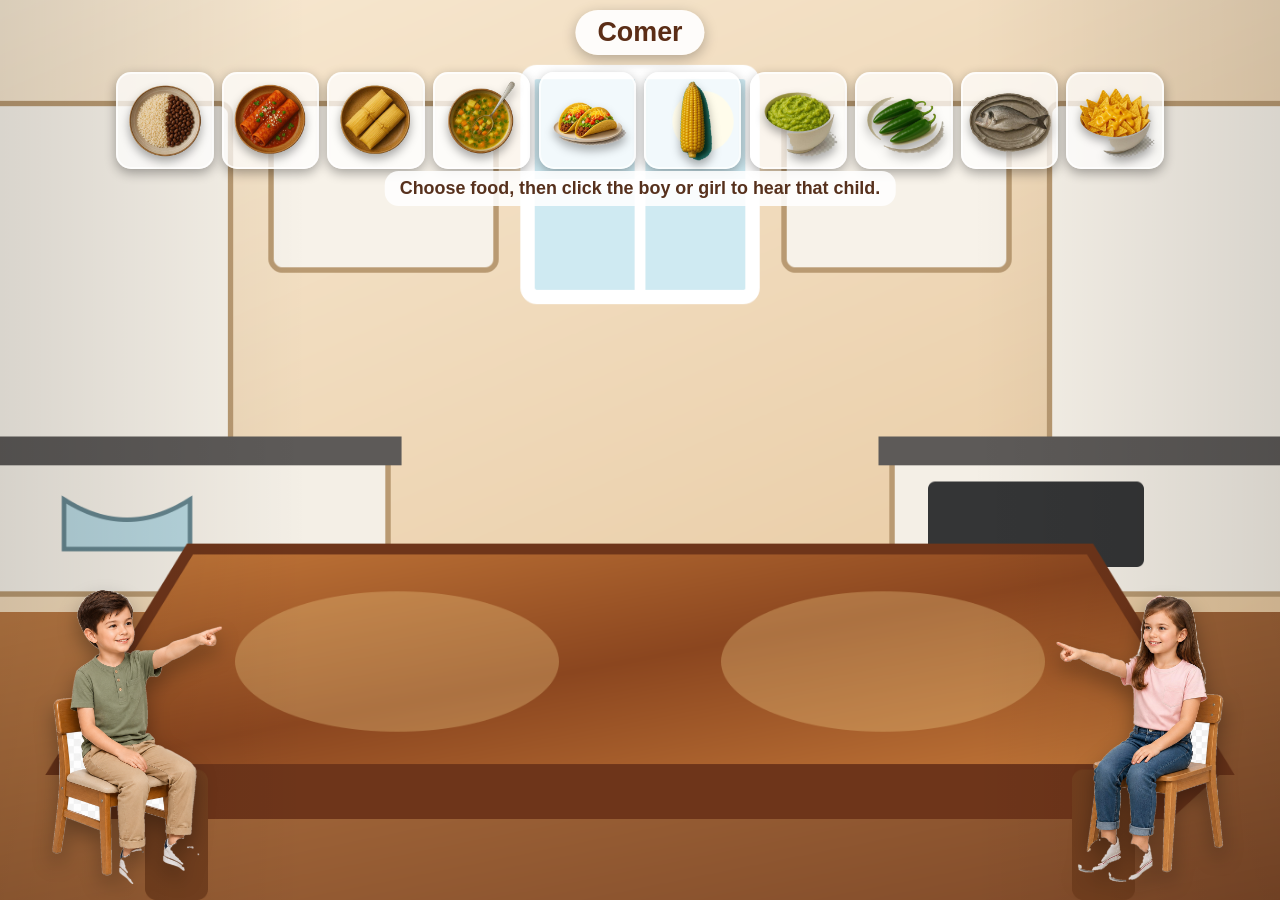
<file: index.html>
<!doctype html><html><head><meta charset="utf-8"><meta name="viewport" content="width=device-width,initial-scale=1"><title>Plática V3</title><script>const phone=matchMedia('(max-width:760px)').matches||/Android|iPhone|iPad|iPod/i.test(navigator.userAgent);sessionStorage.setItem('kidsLane',phone?'phone':'desktop');sessionStorage.setItem('selectedGame','game1');location.replace(phone?'child/phone/structure.html':'child/desktop/structure.html');</script></head><body><a href="child/desktop/structure.html">Open Game 1</a></body></html>
</file>
